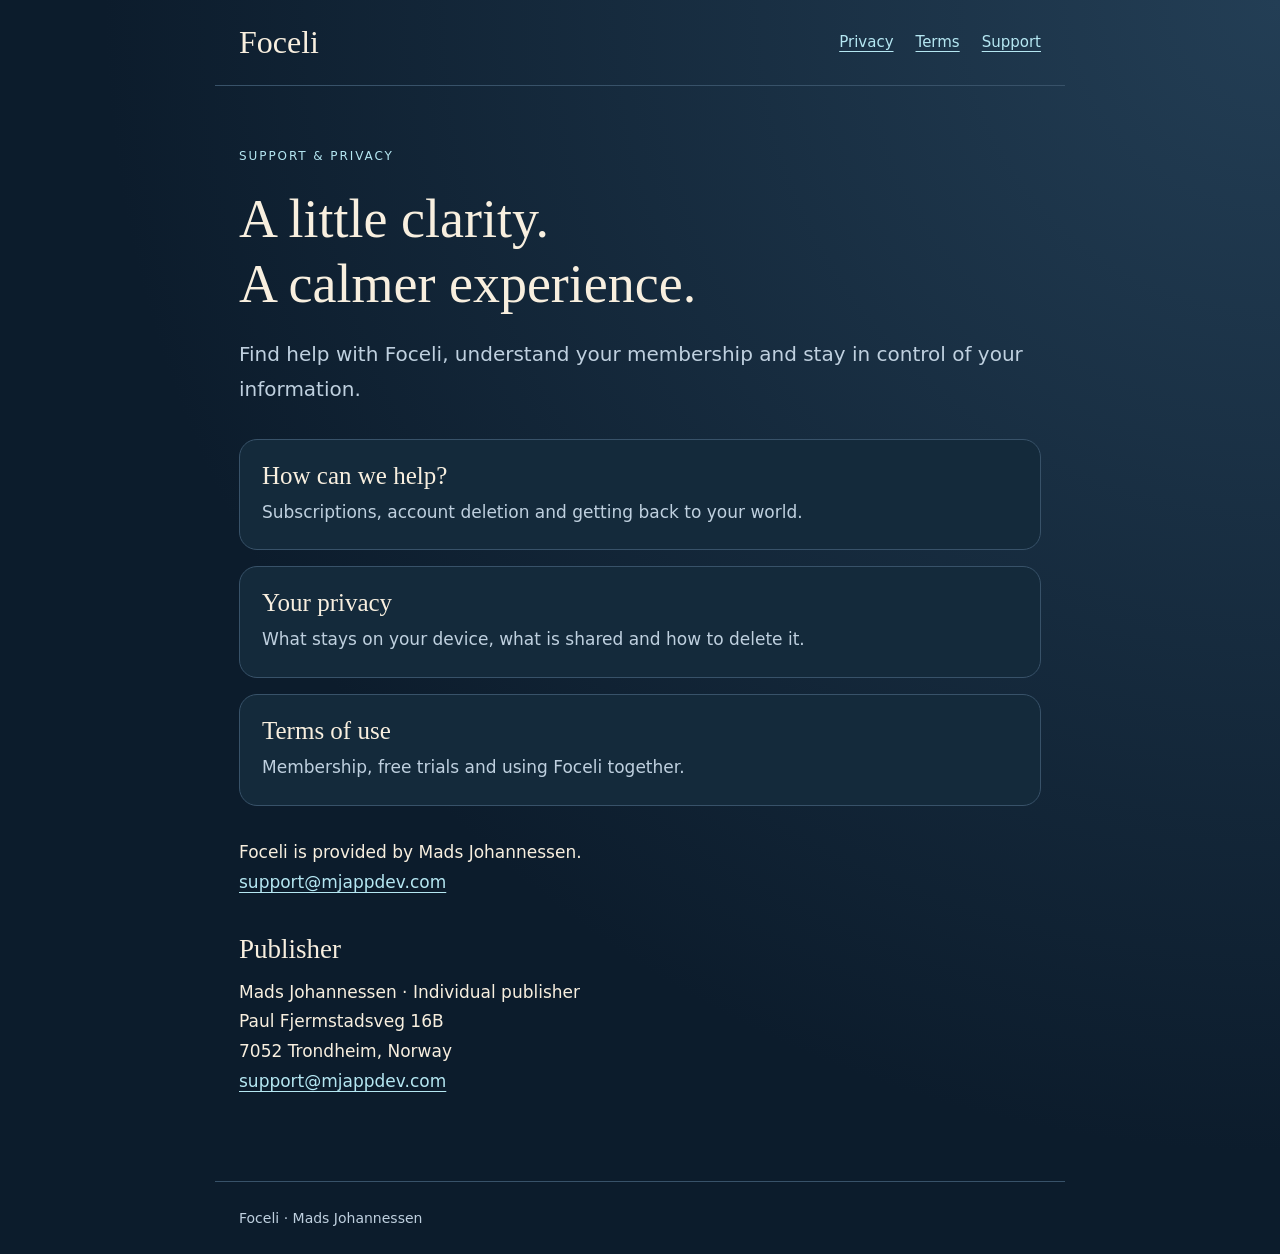
<file: index.html>
<!doctype html><html lang="en"><head><meta charset="utf-8"><meta name="viewport" content="width=device-width,initial-scale=1"><title>Foceli · Support & privacy</title><meta name="description" content="Help, privacy and subscription information for Foceli."><link rel="stylesheet" href="styles.css"></head><body><a class="skip" href="#main">Skip to content</a><header><a class="brand" href="index.html">Foceli</a><nav aria-label="Main navigation"><a href="privacy.html">Privacy</a><a href="terms.html">Terms</a><a href="support.html">Support</a></nav></header><main id="main"><p class="eyebrow">Support & privacy</p><h1>A little clarity.<br>A calmer experience.</h1><p class="lead">Find help with Foceli, understand your membership and stay in control of your information.</p><div class="cards"><a class="card" href="support.html"><strong>How can we help?</strong><span>Subscriptions, account deletion and getting back to your world.</span></a><a class="card" href="privacy.html"><strong>Your privacy</strong><span>What stays on your device, what is shared and how to delete it.</span></a><a class="card" href="terms.html"><strong>Terms of use</strong><span>Membership, free trials and using Foceli together.</span></a></div><p>Foceli is provided by Mads Johannessen.<br><a class="contact" href="mailto:support@mjappdev.com">support@mjappdev.com</a></p><section aria-label="Publisher contact"><h2>Publisher</h2><p>Mads Johannessen · Individual publisher<br>Paul Fjermstadsveg 16B<br>7052 Trondheim, Norway<br><a class="contact" href="mailto:support@mjappdev.com">support@mjappdev.com</a></p></section></main><footer>Foceli · Mads Johannessen</footer></body></html>
</file>
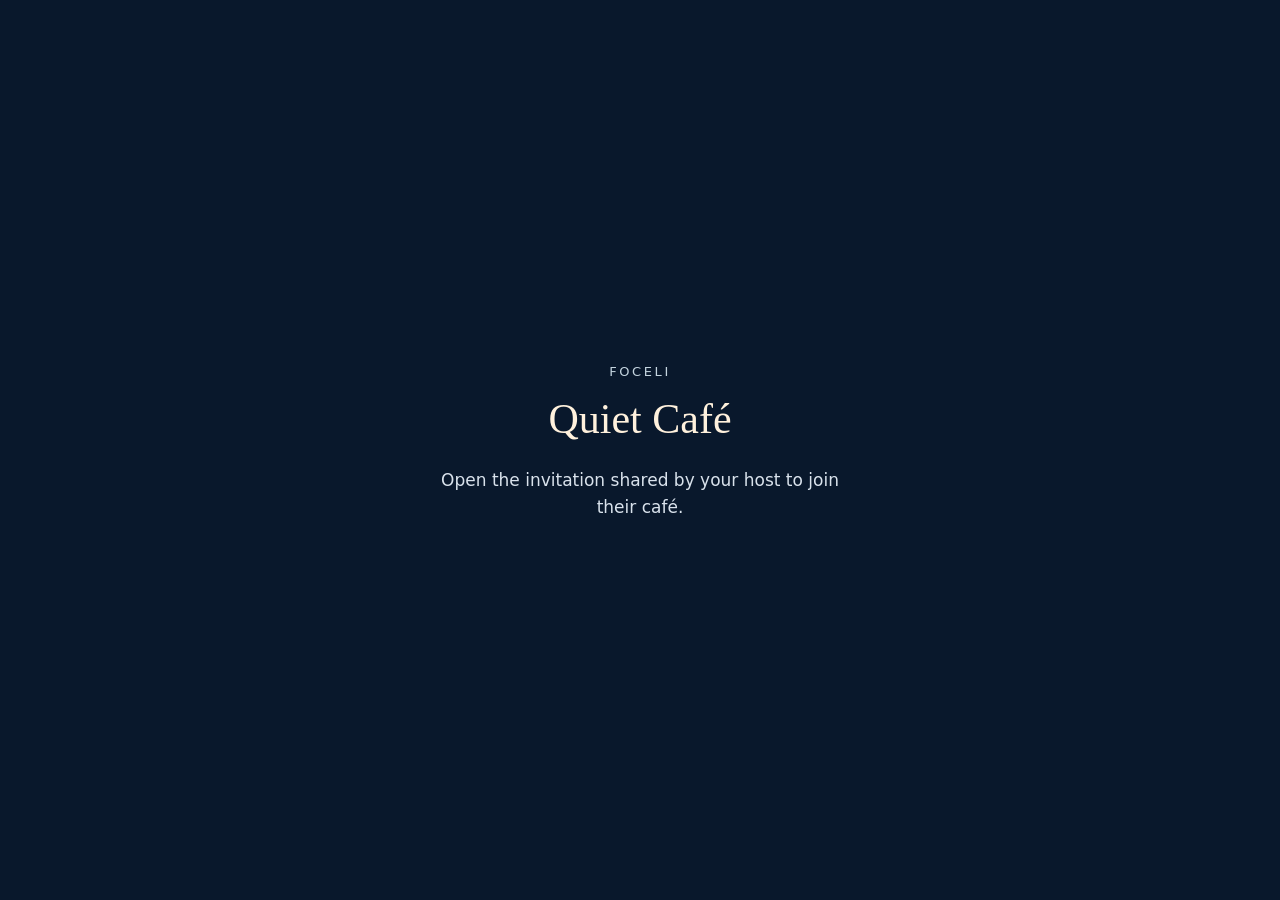
<file: invite/index.html>
<!doctype html>
<html lang="en">
<head>
<meta charset="utf-8">
<meta name="viewport" content="width=device-width,initial-scale=1">
<meta name="referrer" content="no-referrer">
<meta name="robots" content="noindex,nofollow">
<title>Join Quiet Café · Foceli</title>
<style>
:root{color-scheme:dark}*{box-sizing:border-box}body{margin:0;background:#09182c;color:#fff1dd;font:17px/1.6 system-ui,sans-serif;min-height:100svh;display:grid;place-items:center;padding:28px}main{width:100%;max-width:440px;text-align:center}h1{font:42px/1.15 Georgia,serif;margin:12px 0 24px}.brand{letter-spacing:.2em;font-size:13px;color:#c4d4df}p{color:#d9e2ec}.button{display:block;border-radius:28px;padding:15px;background:#bce5f6;color:#112b43;text-decoration:none;font-weight:600;margin:26px 0}.note{font-size:14px;color:#b8cadd}a:focus-visible{outline:3px solid #ebc88c;outline-offset:5px}[hidden]{display:none!important}
</style>
</head>
<body><main><div class="brand">FOCELI</div><h1>Quiet Café</h1>
<section id="invitation" hidden><p>A place for you.<br>Join your friends before the session starts.</p><a id="open" class="button">Open Foceli</a><p class="note">Install Foceli through your TestFlight invitation first, then return here and tap Open Foceli.</p><p class="note">Your host covers this session. Invitations expire after 30 minutes.</p></section>
<p id="invalid">Open the invitation shared by your host to join their café.</p>
<noscript><p>Enable JavaScript to open this invitation.</p></noscript>
</main><script>
(function(){
  // Fragments never reach the web server. No analytics, API calls or clipboard.
  var codes=new URLSearchParams(location.hash.slice(1)).getAll('code');
  if(codes.length!==1||!/^[a-f0-9]{32}$/.test(codes[0]))return;
  document.getElementById('open').href='focusworlds://cafe?invite='+codes[0];
  document.getElementById('invitation').hidden=false;
  document.getElementById('invalid').hidden=true;
})();
</script></body></html>
</file>
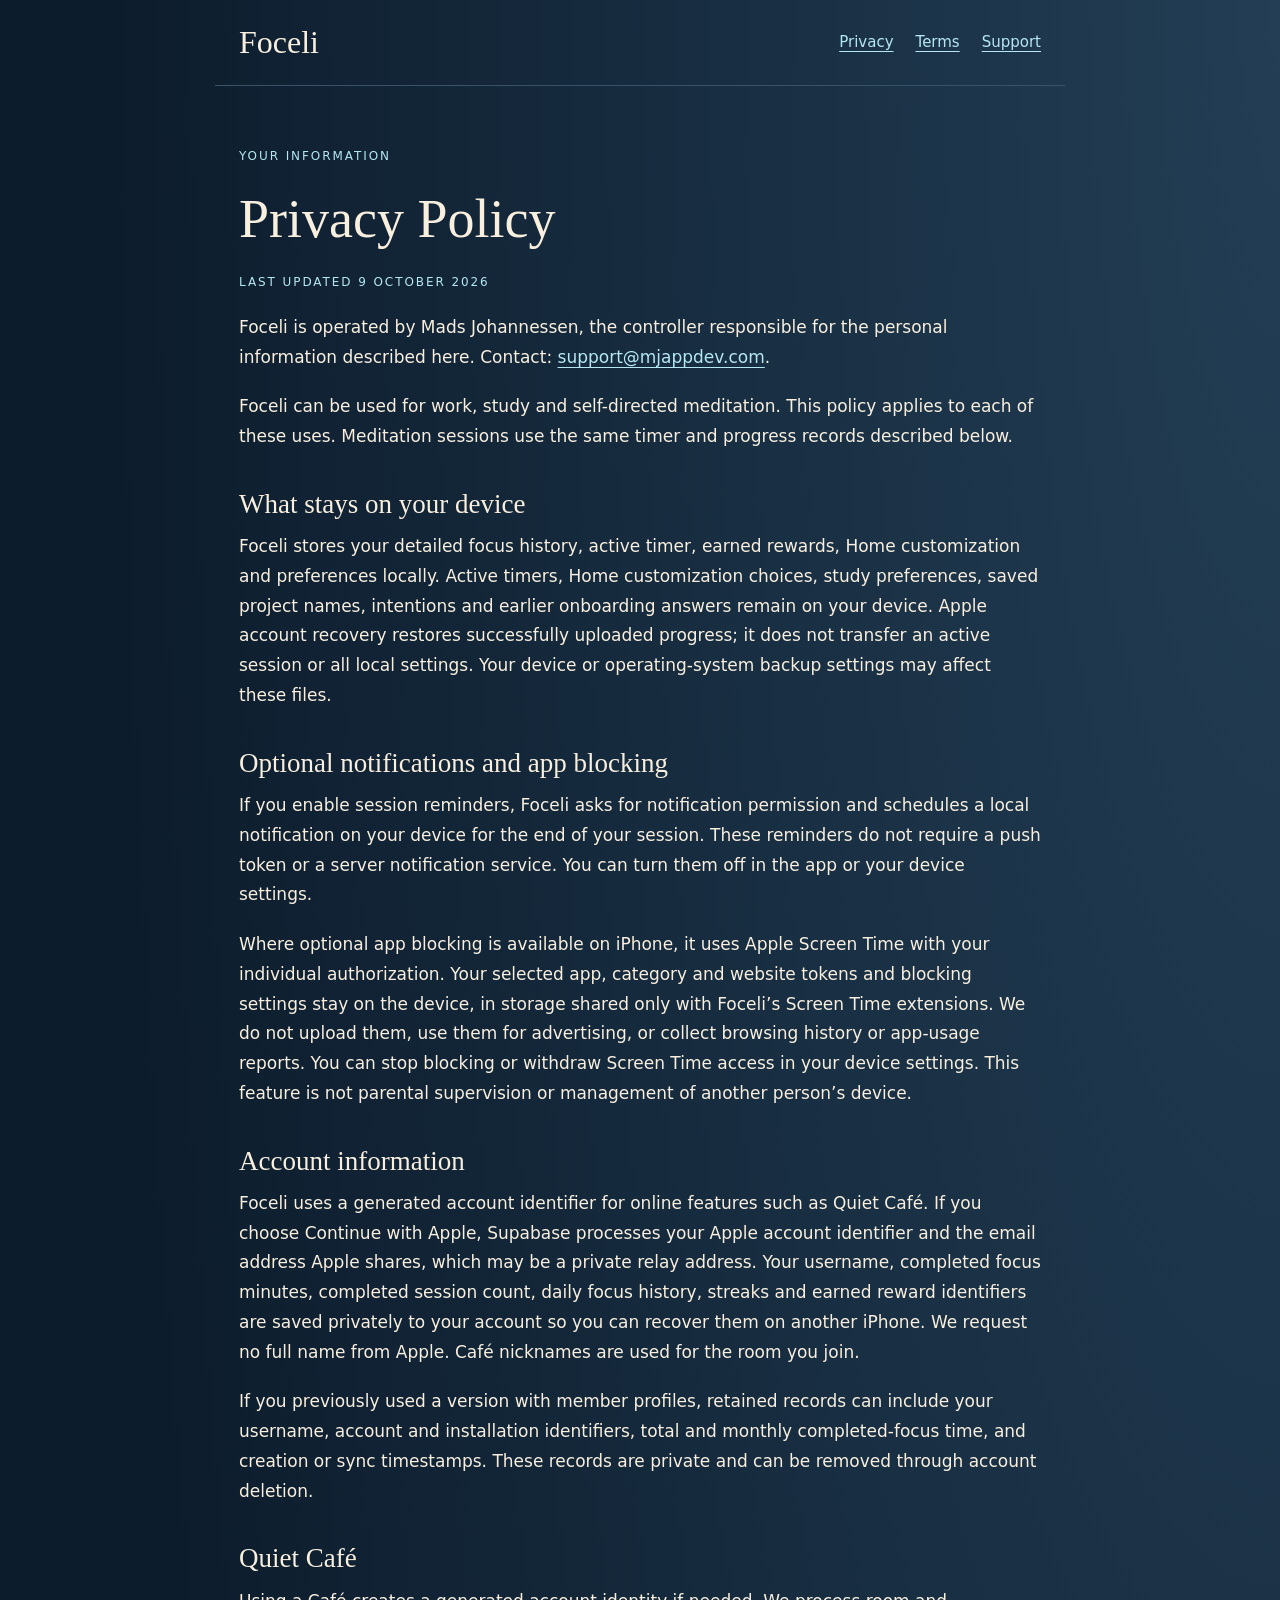
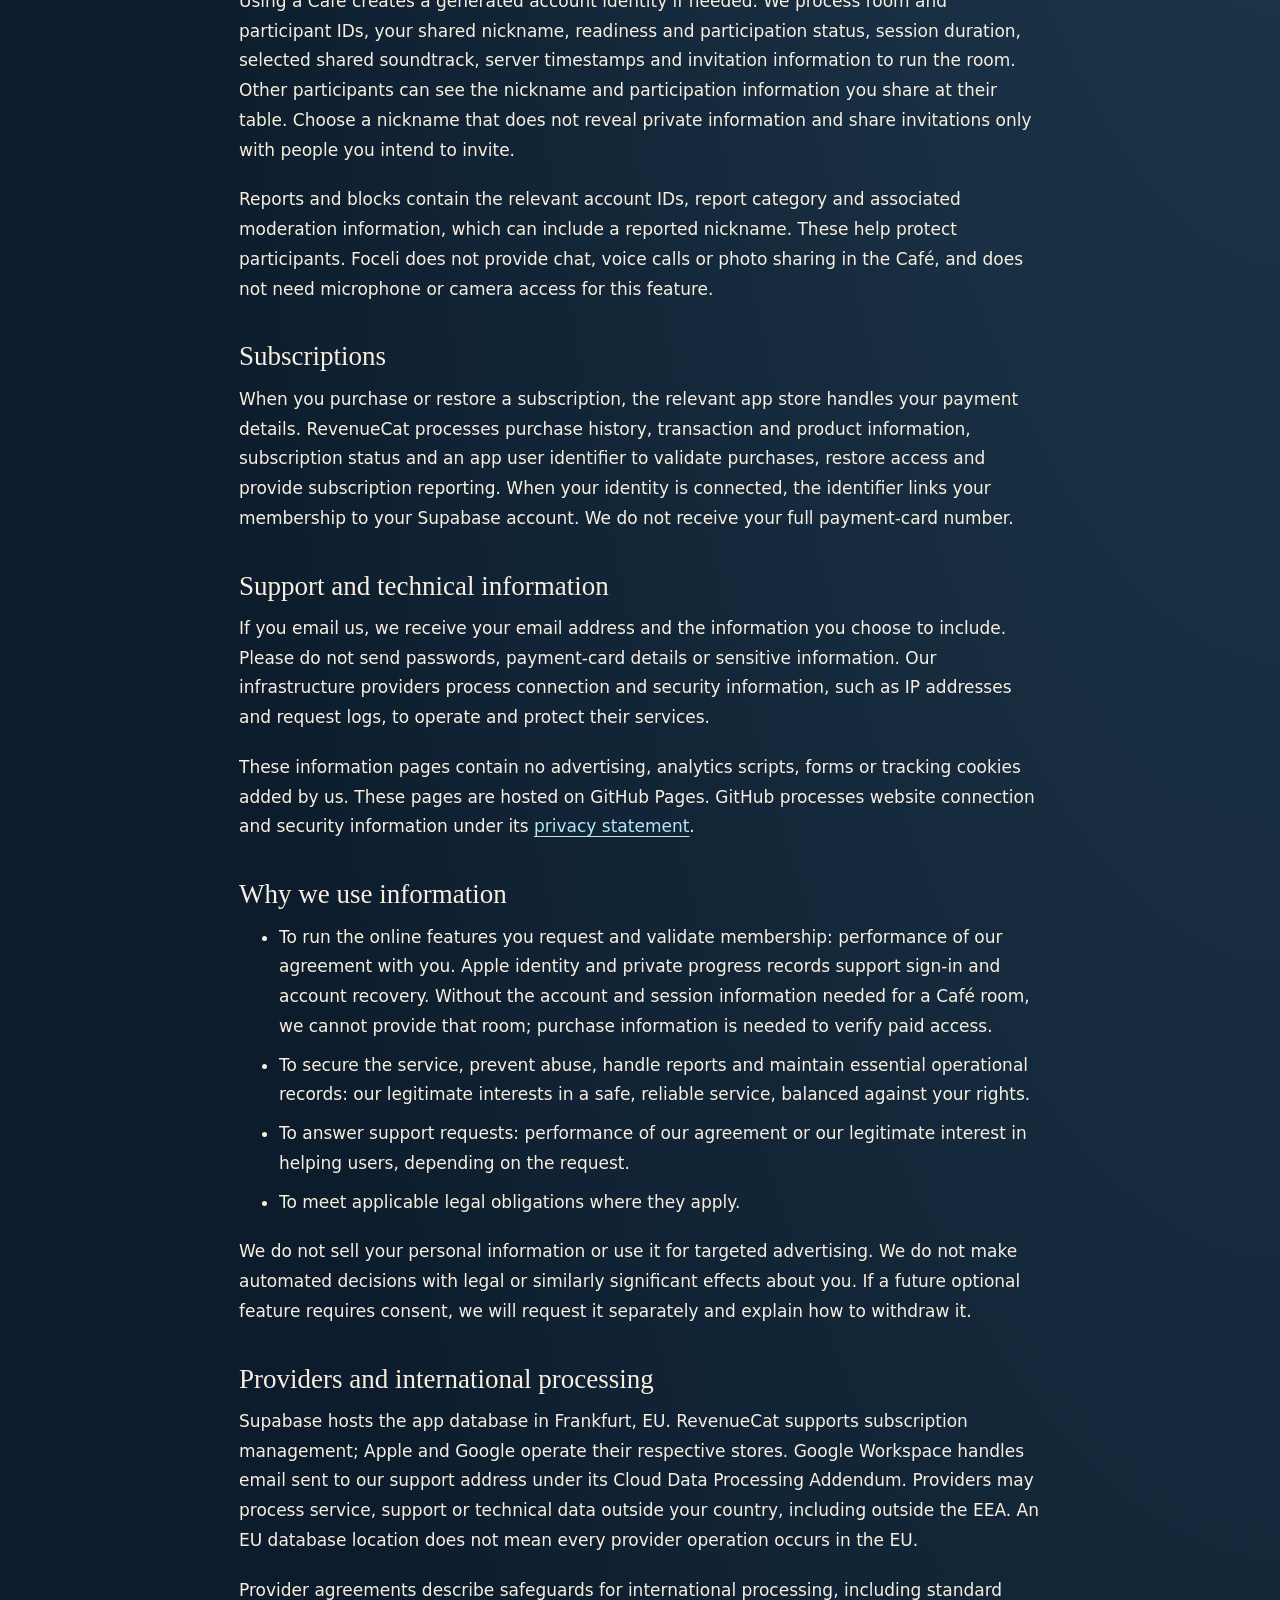
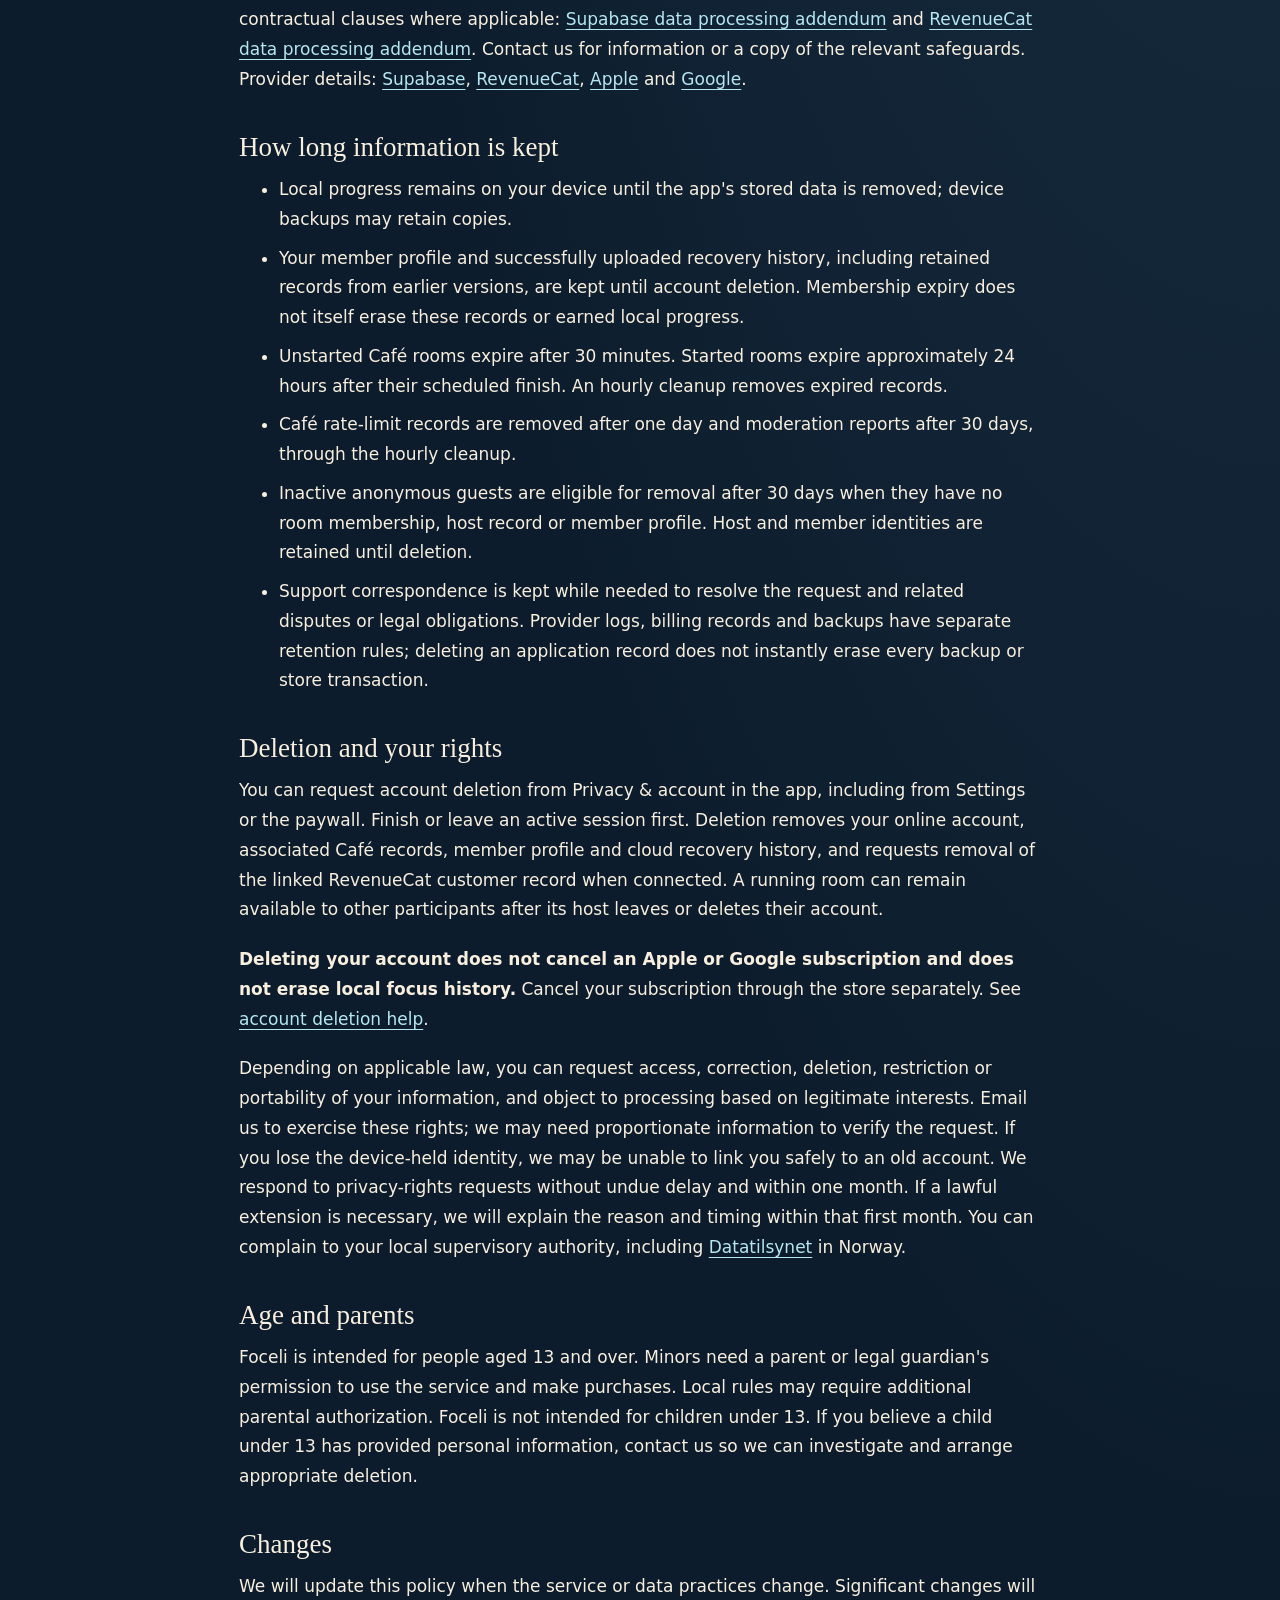
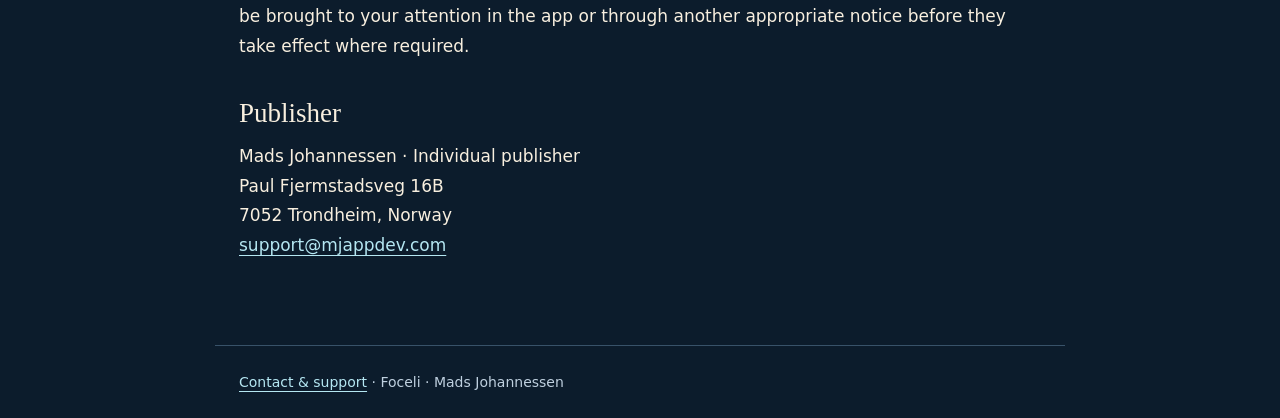
<file: privacy.html>
<!doctype html><html lang="en"><head><meta charset="utf-8"><meta name="viewport" content="width=device-width,initial-scale=1"><title>Privacy Policy · Foceli</title><link rel="stylesheet" href="styles.css"></head><body><a class="skip" href="#main">Skip to content</a><header><a class="brand" href="index.html">Foceli</a><nav aria-label="Main navigation"><a href="privacy.html" aria-current="page">Privacy</a><a href="terms.html">Terms</a><a href="support.html">Support</a></nav></header><main id="main"><p class="eyebrow">Your information</p><h1>Privacy Policy</h1><p class="eyebrow">Last updated 9 October 2026</p><p>Foceli is operated by Mads Johannessen, the controller responsible for the personal information described here. Contact: <a class="contact" href="mailto:support@mjappdev.com">support@mjappdev.com</a>.</p><p>Foceli can be used for work, study and self-directed meditation. This policy applies to each of these uses. Meditation sessions use the same timer and progress records described below.</p><h2>What stays on your device</h2><p>Foceli stores your detailed focus history, active timer, earned rewards, Home customization and preferences locally. Active timers, Home customization choices, study preferences, saved project names, intentions and earlier onboarding answers remain on your device. Apple account recovery restores successfully uploaded progress; it does not transfer an active session or all local settings. Your device or operating-system backup settings may affect these files.</p><h2>Optional notifications and app blocking</h2><p>If you enable session reminders, Foceli asks for notification permission and schedules a local notification on your device for the end of your session. These reminders do not require a push token or a server notification service. You can turn them off in the app or your device settings.</p><p>Where optional app blocking is available on iPhone, it uses Apple Screen Time with your individual authorization. Your selected app, category and website tokens and blocking settings stay on the device, in storage shared only with Foceli’s Screen Time extensions. We do not upload them, use them for advertising, or collect browsing history or app-usage reports. You can stop blocking or withdraw Screen Time access in your device settings. This feature is not parental supervision or management of another person’s device.</p><h2>Account information</h2><p>Foceli uses a generated account identifier for online features such as Quiet Café. If you choose Continue with Apple, Supabase processes your Apple account identifier and the email address Apple shares, which may be a private relay address. Your username, completed focus minutes, completed session count, daily focus history, streaks and earned reward identifiers are saved privately to your account so you can recover them on another iPhone. We request no full name from Apple. Café nicknames are used for the room you join.</p><p>If you previously used a version with member profiles, retained records can include your username, account and installation identifiers, total and monthly completed-focus time, and creation or sync timestamps. These records are private and can be removed through account deletion.</p><h2>Quiet Café</h2><p>Using a Café creates a generated account identity if needed. We process room and participant IDs, your shared nickname, readiness and participation status, session duration, selected shared soundtrack, server timestamps and invitation information to run the room. Other participants can see the nickname and participation information you share at their table. Choose a nickname that does not reveal private information and share invitations only with people you intend to invite.</p><p>Reports and blocks contain the relevant account IDs, report category and associated moderation information, which can include a reported nickname. These help protect participants. Foceli does not provide chat, voice calls or photo sharing in the Café, and does not need microphone or camera access for this feature.</p><h2>Subscriptions</h2><p>When you purchase or restore a subscription, the relevant app store handles your payment details. RevenueCat processes purchase history, transaction and product information, subscription status and an app user identifier to validate purchases, restore access and provide subscription reporting. When your identity is connected, the identifier links your membership to your Supabase account. We do not receive your full payment-card number.</p><h2>Support and technical information</h2><p>If you email us, we receive your email address and the information you choose to include. Please do not send passwords, payment-card details or sensitive information. Our infrastructure providers process connection and security information, such as IP addresses and request logs, to operate and protect their services.</p><p>These information pages contain no advertising, analytics scripts, forms or tracking cookies added by us. These pages are hosted on GitHub Pages. GitHub processes website connection and security information under its <a href="https://docs.github.com/en/site-policy/privacy-policies/github-general-privacy-statement">privacy statement</a>.</p><h2>Why we use information</h2><ul><li>To run the online features you request and validate membership: performance of our agreement with you. Apple identity and private progress records support sign-in and account recovery. Without the account and session information needed for a Café room, we cannot provide that room; purchase information is needed to verify paid access.</li><li>To secure the service, prevent abuse, handle reports and maintain essential operational records: our legitimate interests in a safe, reliable service, balanced against your rights.</li><li>To answer support requests: performance of our agreement or our legitimate interest in helping users, depending on the request.</li><li>To meet applicable legal obligations where they apply.</li></ul><p>We do not sell your personal information or use it for targeted advertising. We do not make automated decisions with legal or similarly significant effects about you. If a future optional feature requires consent, we will request it separately and explain how to withdraw it.</p><h2>Providers and international processing</h2><p>Supabase hosts the app database in Frankfurt, EU. RevenueCat supports subscription management; Apple and Google operate their respective stores. Google Workspace handles email sent to our support address under its Cloud Data Processing Addendum. Providers may process service, support or technical data outside your country, including outside the EEA. An EU database location does not mean every provider operation occurs in the EU.</p><p>Provider agreements describe safeguards for international processing, including standard contractual clauses where applicable: <a href="https://supabase.com/legal/customer-resources/data-processing-addendum">Supabase data processing addendum</a> and <a href="https://www.revenuecat.com/dpa">RevenueCat data processing addendum</a>. Contact us for information or a copy of the relevant safeguards. Provider details: <a href="https://supabase.com/privacy">Supabase</a>, <a href="https://www.revenuecat.com/privacy">RevenueCat</a>, <a href="https://www.apple.com/legal/privacy/">Apple</a> and <a href="https://policies.google.com/privacy">Google</a>.</p><h2>How long information is kept</h2><ul><li>Local progress remains on your device until the app's stored data is removed; device backups may retain copies.</li><li>Your member profile and successfully uploaded recovery history, including retained records from earlier versions, are kept until account deletion. Membership expiry does not itself erase these records or earned local progress.</li><li>Unstarted Café rooms expire after 30 minutes. Started rooms expire approximately 24 hours after their scheduled finish. An hourly cleanup removes expired records.</li><li>Café rate-limit records are removed after one day and moderation reports after 30 days, through the hourly cleanup.</li><li>Inactive anonymous guests are eligible for removal after 30 days when they have no room membership, host record or member profile. Host and member identities are retained until deletion.</li><li>Support correspondence is kept while needed to resolve the request and related disputes or legal obligations. Provider logs, billing records and backups have separate retention rules; deleting an application record does not instantly erase every backup or store transaction.</li></ul><h2>Deletion and your rights</h2><p>You can request account deletion from Privacy & account in the app, including from Settings or the paywall. Finish or leave an active session first. Deletion removes your online account, associated Café records, member profile and cloud recovery history, and requests removal of the linked RevenueCat customer record when connected. A running room can remain available to other participants after its host leaves or deletes their account.</p><p><strong>Deleting your account does not cancel an Apple or Google subscription and does not erase local focus history.</strong> Cancel your subscription through the store separately. See <a href="support.html#deletion">account deletion help</a>.</p><p>Depending on applicable law, you can request access, correction, deletion, restriction or portability of your information, and object to processing based on legitimate interests. Email us to exercise these rights; we may need proportionate information to verify the request. If you lose the device-held identity, we may be unable to link you safely to an old account. We respond to privacy-rights requests without undue delay and within one month. If a lawful extension is necessary, we will explain the reason and timing within that first month. You can complain to your local supervisory authority, including <a href="https://www.datatilsynet.no/">Datatilsynet</a> in Norway.</p><h2>Age and parents</h2><p>Foceli is intended for people aged 13 and over. Minors need a parent or legal guardian's permission to use the service and make purchases. Local rules may require additional parental authorization. Foceli is not intended for children under 13. If you believe a child under 13 has provided personal information, contact us so we can investigate and arrange appropriate deletion.</p><h2>Changes</h2><p>We will update this policy when the service or data practices change. Significant changes will be brought to your attention in the app or through another appropriate notice before they take effect where required.</p><section aria-label="Publisher contact"><h2>Publisher</h2><p>Mads Johannessen · Individual publisher<br>Paul Fjermstadsveg 16B<br>7052 Trondheim, Norway<br><a class="contact" href="mailto:support@mjappdev.com">support@mjappdev.com</a></p></section></main><footer><a href="support.html">Contact & support</a> · Foceli · Mads Johannessen</footer></body></html>
</file>
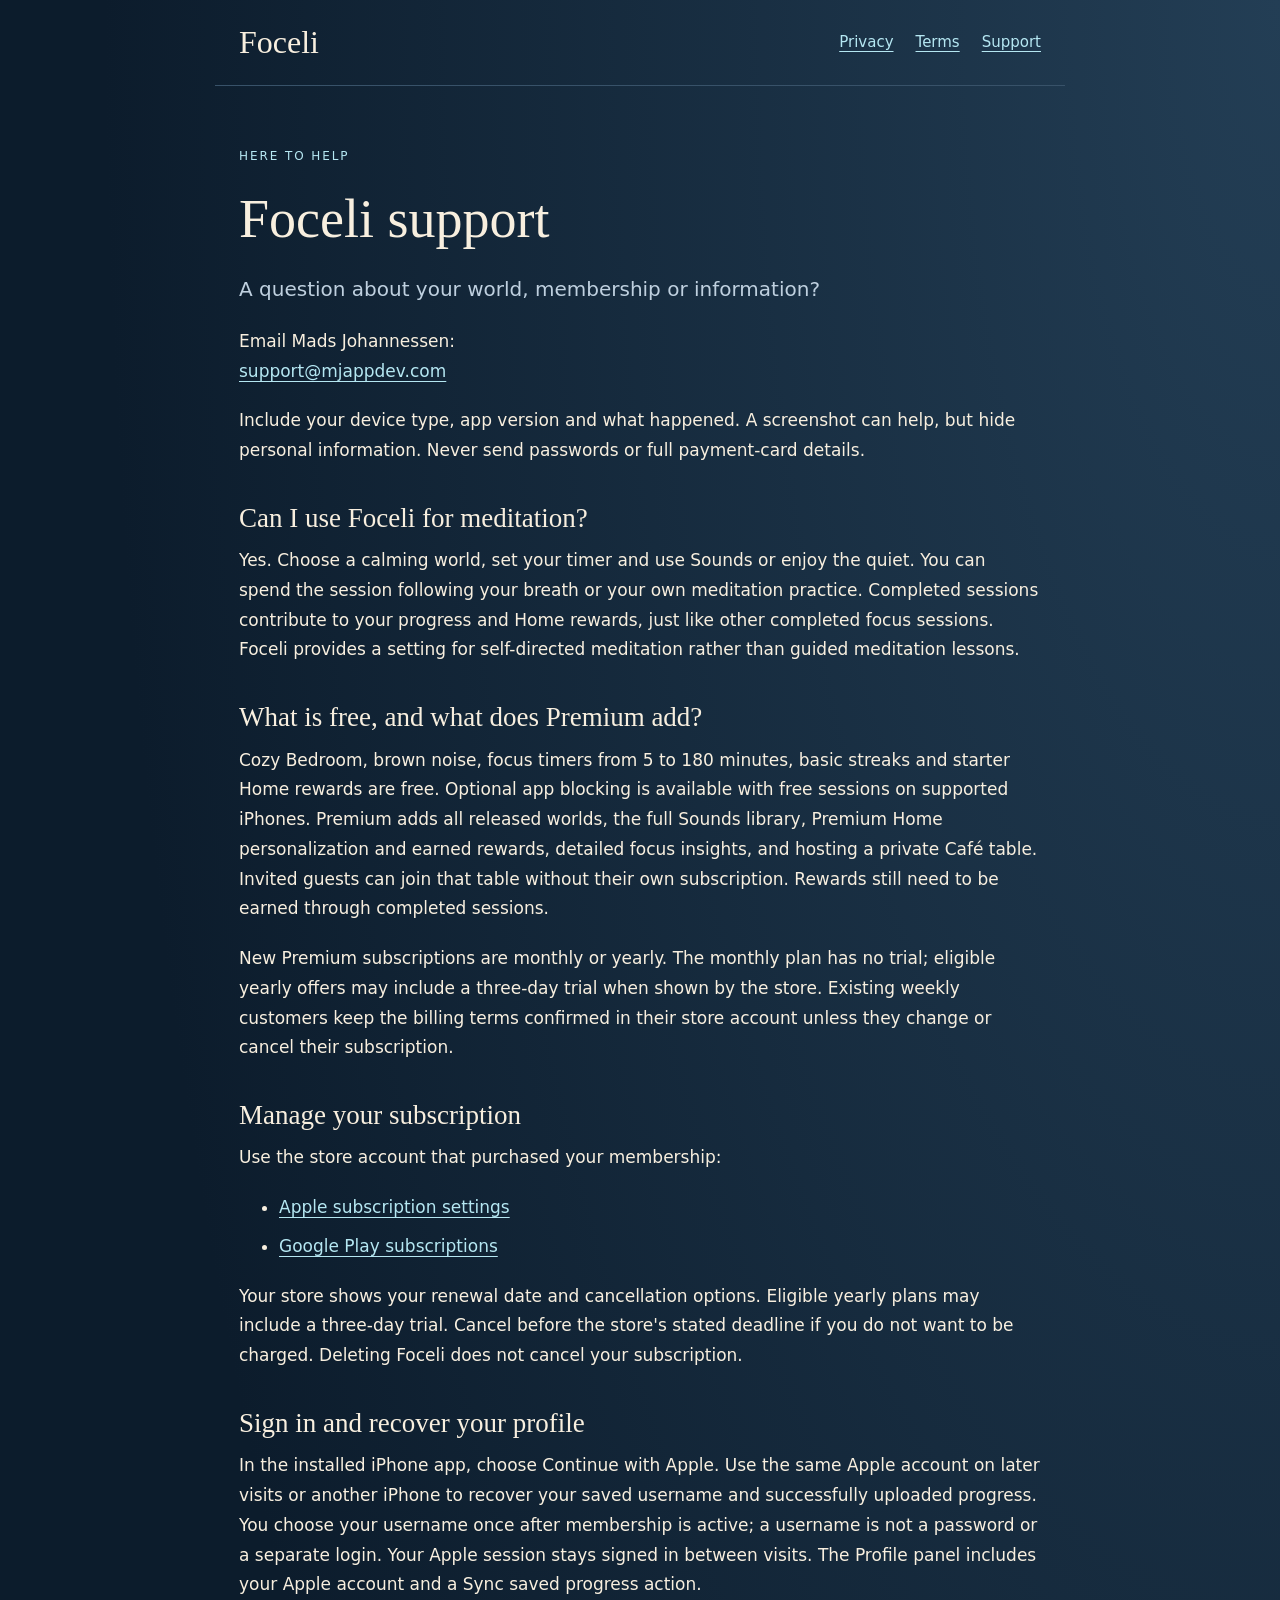
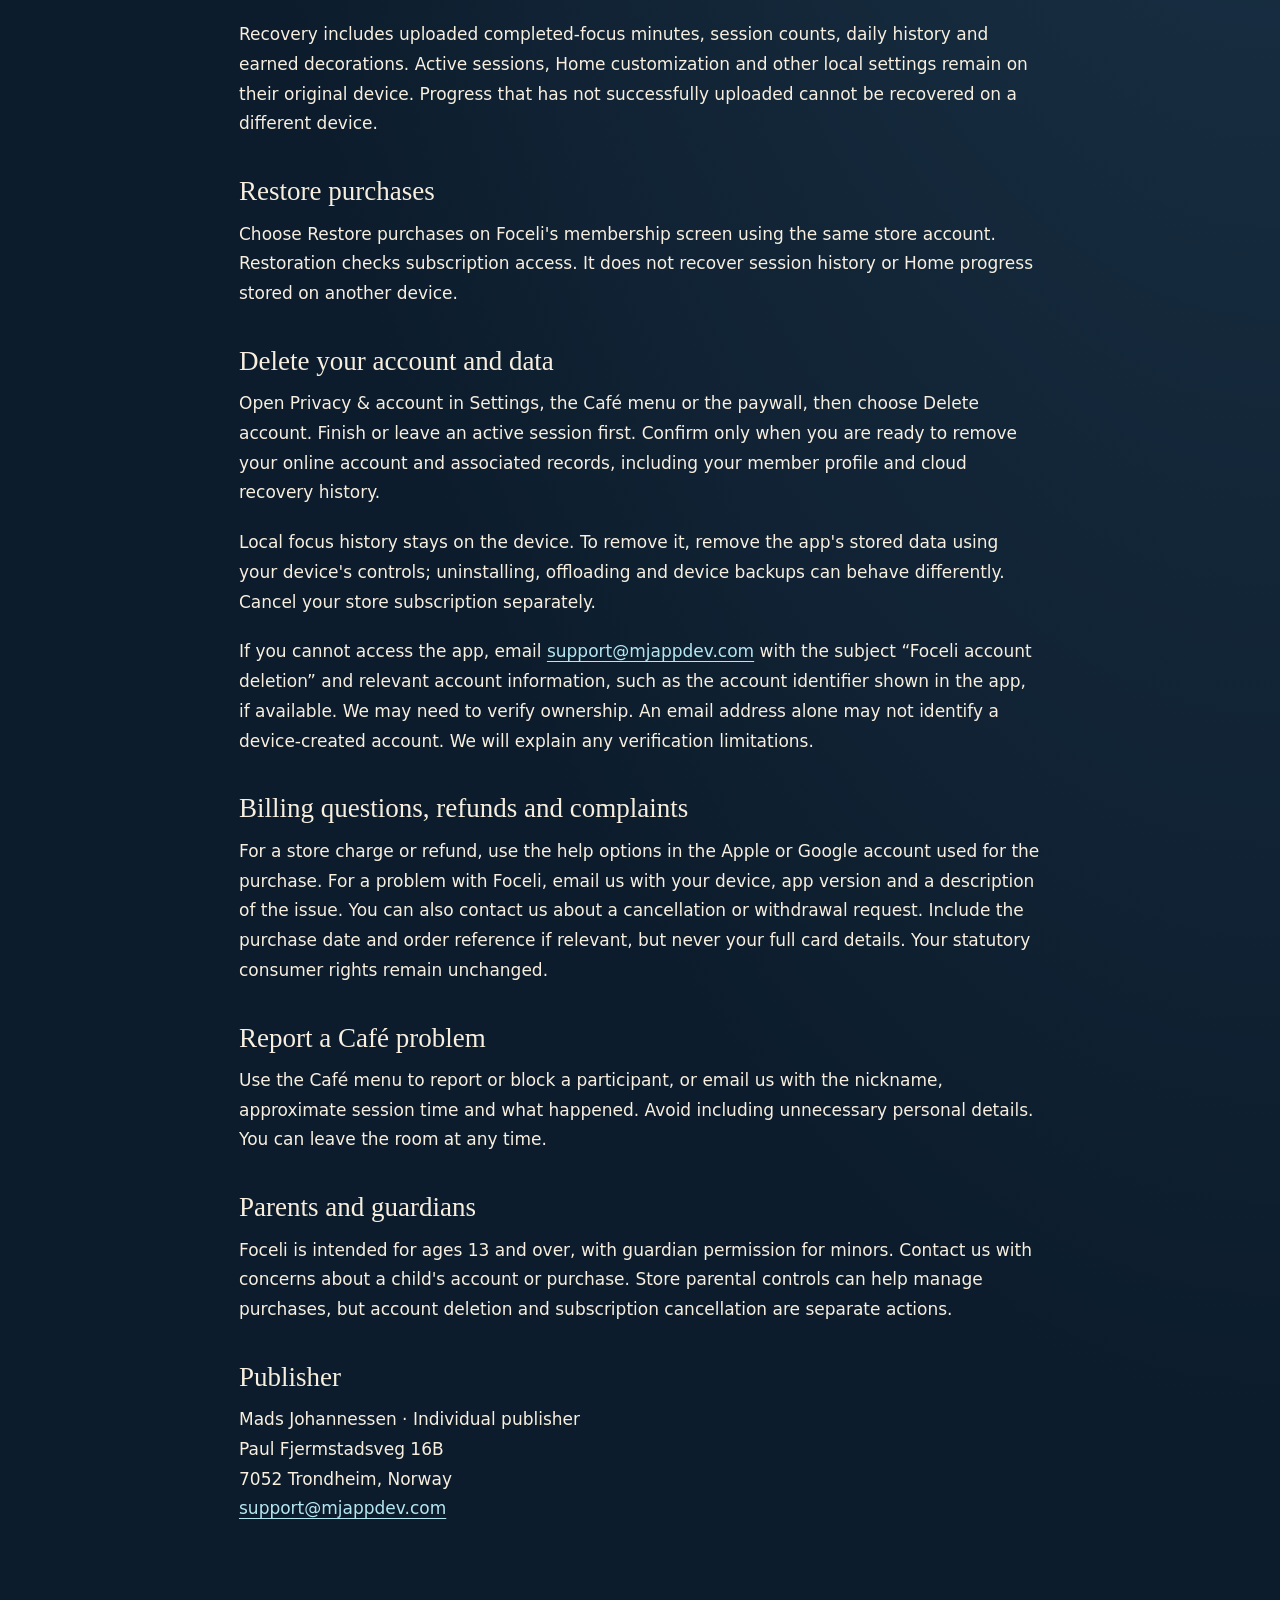
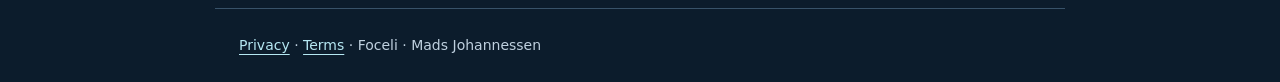
<file: support.html>
<!doctype html><html lang="en"><head><meta charset="utf-8"><meta name="viewport" content="width=device-width,initial-scale=1"><title>Support · Foceli</title><link rel="stylesheet" href="styles.css"></head><body><a class="skip" href="#main">Skip to content</a><header><a class="brand" href="index.html">Foceli</a><nav aria-label="Main navigation"><a href="privacy.html">Privacy</a><a href="terms.html">Terms</a><a href="support.html" aria-current="page">Support</a></nav></header><main id="main"><p class="eyebrow">Here to help</p><h1>Foceli support</h1><p class="lead">A question about your world, membership or information?</p><p>Email Mads Johannessen:<br><a class="contact" href="mailto:support@mjappdev.com">support@mjappdev.com</a></p><p>Include your device type, app version and what happened. A screenshot can help, but hide personal information. Never send passwords or full payment-card details.</p><h2>Can I use Foceli for meditation?</h2><p>Yes. Choose a calming world, set your timer and use Sounds or enjoy the quiet. You can spend the session following your breath or your own meditation practice. Completed sessions contribute to your progress and Home rewards, just like other completed focus sessions. Foceli provides a setting for self-directed meditation rather than guided meditation lessons.</p><h2>What is free, and what does Premium add?</h2><p>Cozy Bedroom, brown noise, focus timers from 5 to 180 minutes, basic streaks and starter Home rewards are free. Optional app blocking is available with free sessions on supported iPhones. Premium adds all released worlds, the full Sounds library, Premium Home personalization and earned rewards, detailed focus insights, and hosting a private Café table. Invited guests can join that table without their own subscription. Rewards still need to be earned through completed sessions.</p><p>New Premium subscriptions are monthly or yearly. The monthly plan has no trial; eligible yearly offers may include a three-day trial when shown by the store. Existing weekly customers keep the billing terms confirmed in their store account unless they change or cancel their subscription.</p><h2>Manage your subscription</h2><p>Use the store account that purchased your membership:</p><ul><li><a href="https://apps.apple.com/account/subscriptions/">Apple subscription settings</a></li><li><a href="https://play.google.com/store/account/subscriptions">Google Play subscriptions</a></li></ul><p>Your store shows your renewal date and cancellation options. Eligible yearly plans may include a three-day trial. Cancel before the store's stated deadline if you do not want to be charged. Deleting Foceli does not cancel your subscription.</p><h2>Sign in and recover your profile</h2><p>In the installed iPhone app, choose Continue with Apple. Use the same Apple account on later visits or another iPhone to recover your saved username and successfully uploaded progress. You choose your username once after membership is active; a username is not a password or a separate login. Your Apple session stays signed in between visits. The Profile panel includes your Apple account and a Sync saved progress action.</p><p>Recovery includes uploaded completed-focus minutes, session counts, daily history and earned decorations. Active sessions, Home customization and other local settings remain on their original device. Progress that has not successfully uploaded cannot be recovered on a different device.</p><h2>Restore purchases</h2><p>Choose Restore purchases on Foceli's membership screen using the same store account. Restoration checks subscription access. It does not recover session history or Home progress stored on another device.</p><h2 id="deletion">Delete your account and data</h2><p>Open Privacy & account in Settings, the Café menu or the paywall, then choose Delete account. Finish or leave an active session first. Confirm only when you are ready to remove your online account and associated records, including your member profile and cloud recovery history.</p><p>Local focus history stays on the device. To remove it, remove the app's stored data using your device's controls; uninstalling, offloading and device backups can behave differently. Cancel your store subscription separately.</p><p>If you cannot access the app, email <a class="contact" href="mailto:support@mjappdev.com?subject=Foceli%20account%20deletion">support@mjappdev.com</a> with the subject “Foceli account deletion” and relevant account information, such as the account identifier shown in the app, if available. We may need to verify ownership. An email address alone may not identify a device-created account. We will explain any verification limitations.</p><h2>Billing questions, refunds and complaints</h2><p>For a store charge or refund, use the help options in the Apple or Google account used for the purchase. For a problem with Foceli, email us with your device, app version and a description of the issue. You can also contact us about a cancellation or withdrawal request. Include the purchase date and order reference if relevant, but never your full card details. Your statutory consumer rights remain unchanged.</p><h2>Report a Café problem</h2><p>Use the Café menu to report or block a participant, or email us with the nickname, approximate session time and what happened. Avoid including unnecessary personal details. You can leave the room at any time.</p><h2>Parents and guardians</h2><p>Foceli is intended for ages 13 and over, with guardian permission for minors. Contact us with concerns about a child's account or purchase. Store parental controls can help manage purchases, but account deletion and subscription cancellation are separate actions.</p><section aria-label="Publisher contact"><h2>Publisher</h2><p>Mads Johannessen · Individual publisher<br>Paul Fjermstadsveg 16B<br>7052 Trondheim, Norway<br><a class="contact" href="mailto:support@mjappdev.com">support@mjappdev.com</a></p></section></main><footer><a href="privacy.html">Privacy</a> · <a href="terms.html">Terms</a> · Foceli · Mads Johannessen</footer></body></html>
</file>
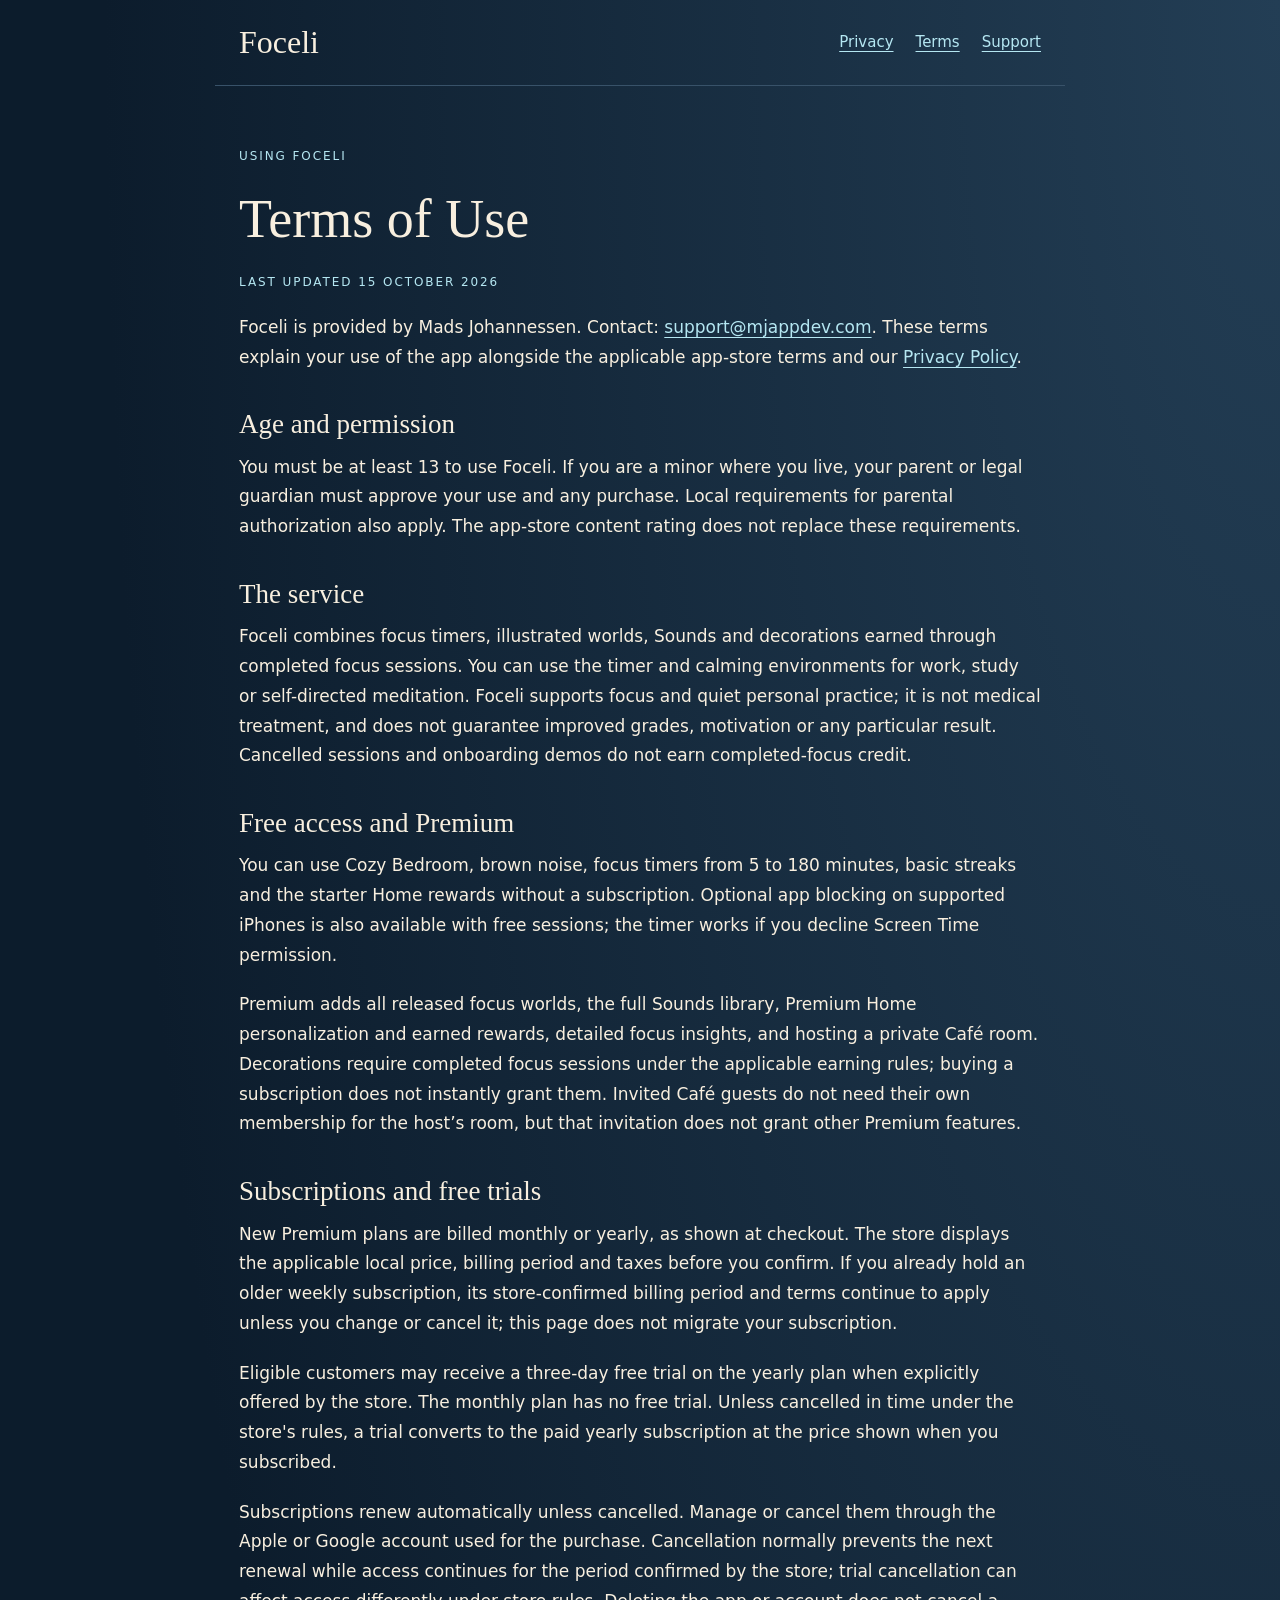
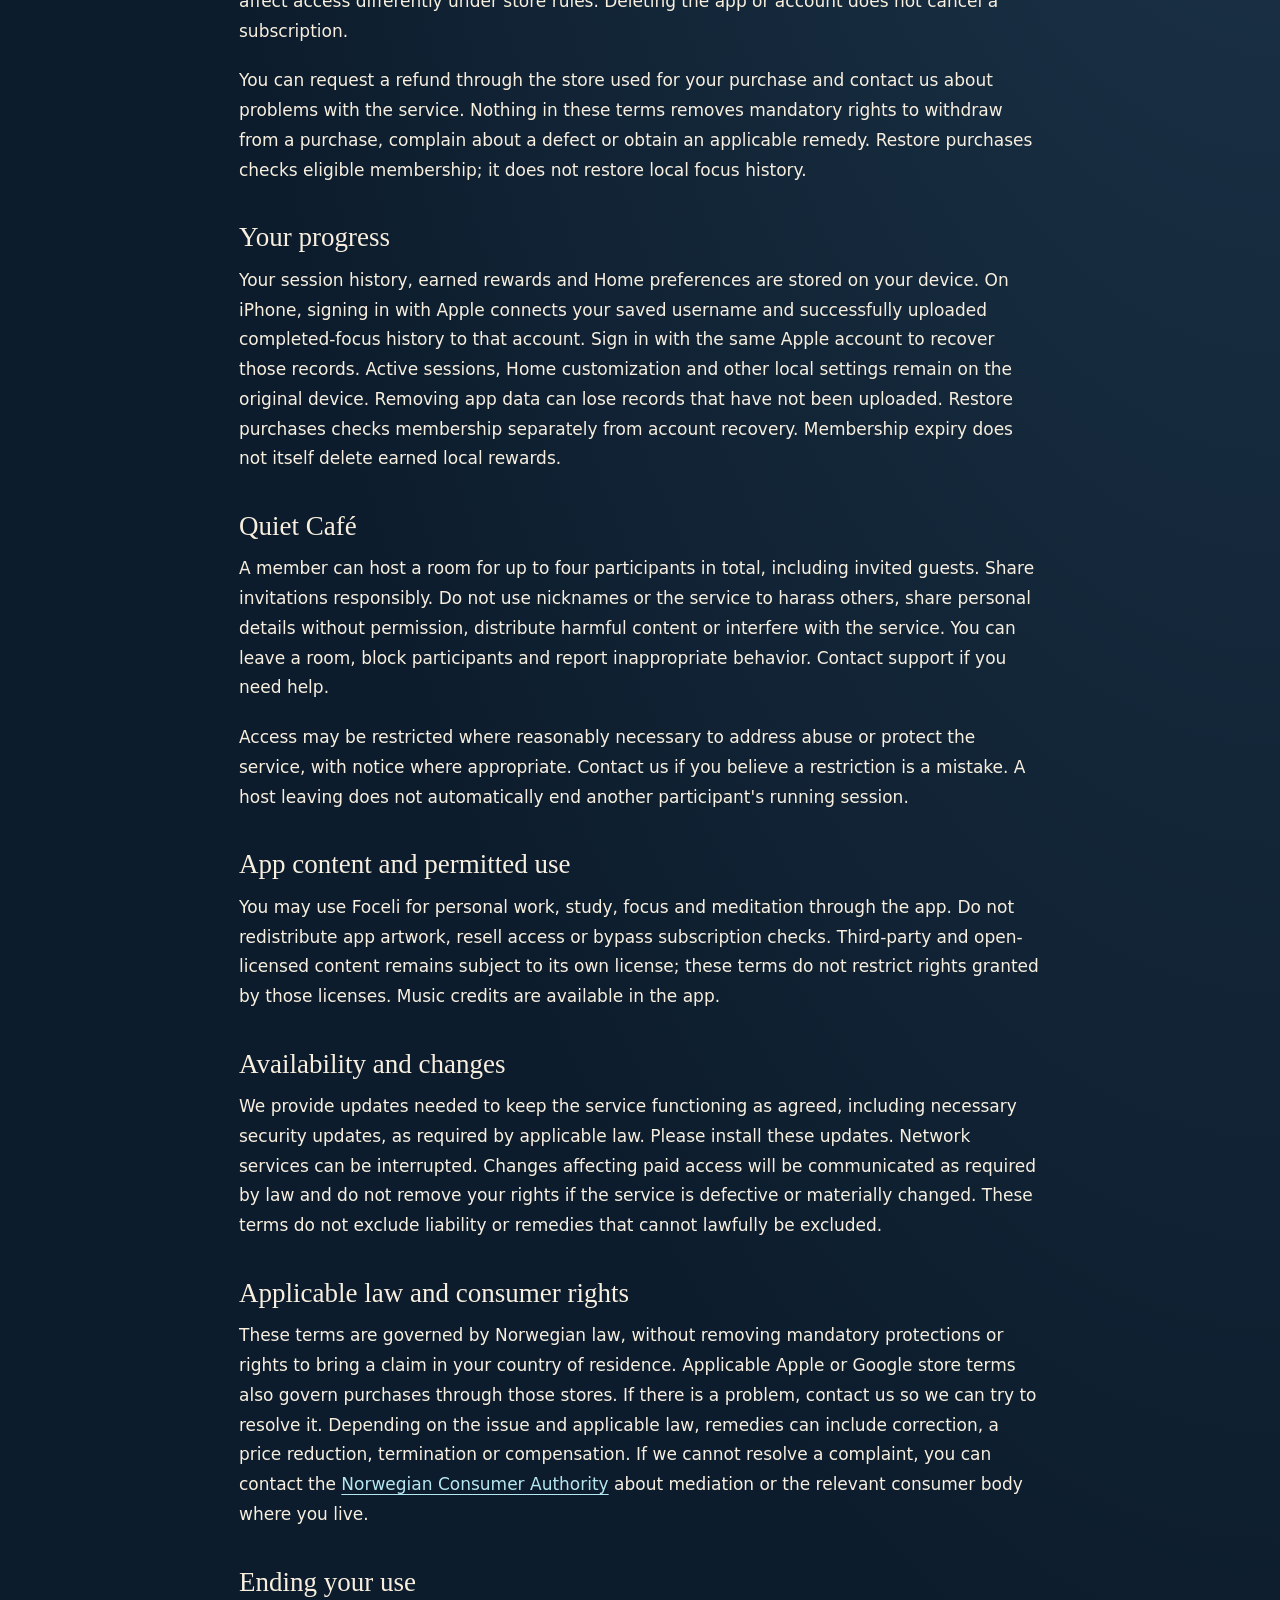
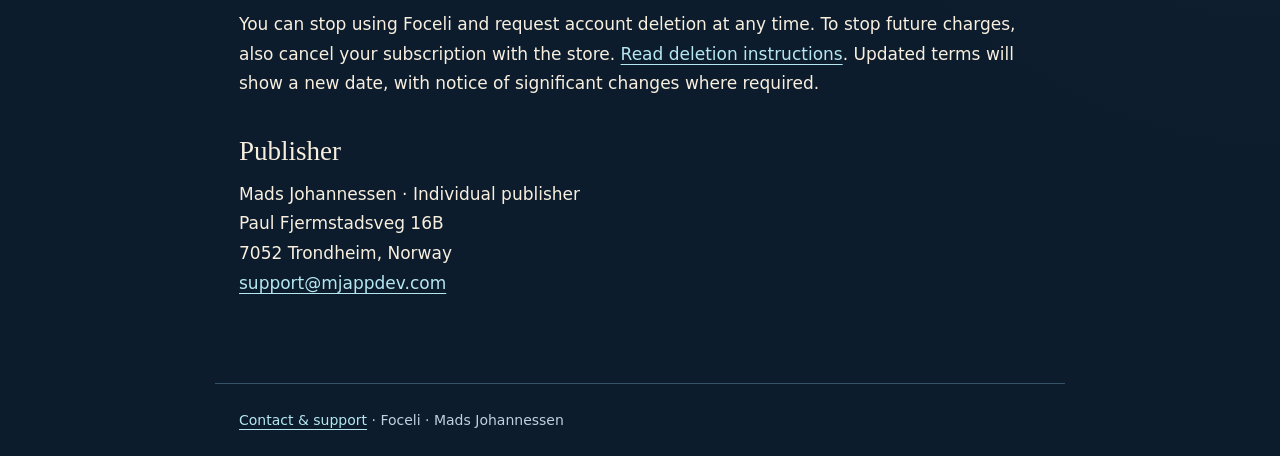
<file: terms.html>
<!doctype html><html lang="en"><head><meta charset="utf-8"><meta name="viewport" content="width=device-width,initial-scale=1"><title>Terms of Use · Foceli</title><link rel="stylesheet" href="styles.css"></head><body><a class="skip" href="#main">Skip to content</a><header><a class="brand" href="index.html">Foceli</a><nav aria-label="Main navigation"><a href="privacy.html">Privacy</a><a href="terms.html" aria-current="page">Terms</a><a href="support.html">Support</a></nav></header><main id="main"><p class="eyebrow">Using Foceli</p><h1>Terms of Use</h1><p class="eyebrow">Last updated 15 October 2026</p><p>Foceli is provided by Mads Johannessen. Contact: <a class="contact" href="mailto:support@mjappdev.com">support@mjappdev.com</a>. These terms explain your use of the app alongside the applicable app-store terms and our <a href="privacy.html">Privacy Policy</a>.</p><h2>Age and permission</h2><p>You must be at least 13 to use Foceli. If you are a minor where you live, your parent or legal guardian must approve your use and any purchase. Local requirements for parental authorization also apply. The app-store content rating does not replace these requirements.</p><h2>The service</h2><p>Foceli combines focus timers, illustrated worlds, Sounds and decorations earned through completed focus sessions. You can use the timer and calming environments for work, study or self-directed meditation. Foceli supports focus and quiet personal practice; it is not medical treatment, and does not guarantee improved grades, motivation or any particular result. Cancelled sessions and onboarding demos do not earn completed-focus credit.</p><h2>Free access and Premium</h2><p>You can use Cozy Bedroom, brown noise, focus timers from 5 to 180 minutes, basic streaks and the starter Home rewards without a subscription. Optional app blocking on supported iPhones is also available with free sessions; the timer works if you decline Screen Time permission.</p><p>Premium adds all released focus worlds, the full Sounds library, Premium Home personalization and earned rewards, detailed focus insights, and hosting a private Café room. Decorations require completed focus sessions under the applicable earning rules; buying a subscription does not instantly grant them. Invited Café guests do not need their own membership for the host’s room, but that invitation does not grant other Premium features.</p><h2>Subscriptions and free trials</h2><p>New Premium plans are billed monthly or yearly, as shown at checkout. The store displays the applicable local price, billing period and taxes before you confirm. If you already hold an older weekly subscription, its store-confirmed billing period and terms continue to apply unless you change or cancel it; this page does not migrate your subscription.</p><p>Eligible customers may receive a three-day free trial on the yearly plan when explicitly offered by the store. The monthly plan has no free trial. Unless cancelled in time under the store's rules, a trial converts to the paid yearly subscription at the price shown when you subscribed.</p><p>Subscriptions renew automatically unless cancelled. Manage or cancel them through the Apple or Google account used for the purchase. Cancellation normally prevents the next renewal while access continues for the period confirmed by the store; trial cancellation can affect access differently under store rules. Deleting the app or account does not cancel a subscription.</p><p>You can request a refund through the store used for your purchase and contact us about problems with the service. Nothing in these terms removes mandatory rights to withdraw from a purchase, complain about a defect or obtain an applicable remedy. Restore purchases checks eligible membership; it does not restore local focus history.</p><h2>Your progress</h2><p>Your session history, earned rewards and Home preferences are stored on your device. On iPhone, signing in with Apple connects your saved username and successfully uploaded completed-focus history to that account. Sign in with the same Apple account to recover those records. Active sessions, Home customization and other local settings remain on the original device. Removing app data can lose records that have not been uploaded. Restore purchases checks membership separately from account recovery. Membership expiry does not itself delete earned local rewards.</p><h2>Quiet Café</h2><p>A member can host a room for up to four participants in total, including invited guests. Share invitations responsibly. Do not use nicknames or the service to harass others, share personal details without permission, distribute harmful content or interfere with the service. You can leave a room, block participants and report inappropriate behavior. Contact support if you need help.</p><p>Access may be restricted where reasonably necessary to address abuse or protect the service, with notice where appropriate. Contact us if you believe a restriction is a mistake. A host leaving does not automatically end another participant's running session.</p><h2>App content and permitted use</h2><p>You may use Foceli for personal work, study, focus and meditation through the app. Do not redistribute app artwork, resell access or bypass subscription checks. Third-party and open-licensed content remains subject to its own license; these terms do not restrict rights granted by those licenses. Music credits are available in the app.</p><h2>Availability and changes</h2><p>We provide updates needed to keep the service functioning as agreed, including necessary security updates, as required by applicable law. Please install these updates. Network services can be interrupted. Changes affecting paid access will be communicated as required by law and do not remove your rights if the service is defective or materially changed. These terms do not exclude liability or remedies that cannot lawfully be excluded.</p><h2>Applicable law and consumer rights</h2><p>These terms are governed by Norwegian law, without removing mandatory protections or rights to bring a claim in your country of residence. Applicable Apple or Google store terms also govern purchases through those stores. If there is a problem, contact us so we can try to resolve it. Depending on the issue and applicable law, remedies can include correction, a price reduction, termination or compensation. If we cannot resolve a complaint, you can contact the <a href="https://www.forbrukertilsynet.no/">Norwegian Consumer Authority</a> about mediation or the relevant consumer body where you live.</p><h2>Ending your use</h2><p>You can stop using Foceli and request account deletion at any time. To stop future charges, also cancel your subscription with the store. <a href="support.html#deletion">Read deletion instructions</a>. Updated terms will show a new date, with notice of significant changes where required.</p><section aria-label="Publisher contact"><h2>Publisher</h2><p>Mads Johannessen · Individual publisher<br>Paul Fjermstadsveg 16B<br>7052 Trondheim, Norway<br><a class="contact" href="mailto:support@mjappdev.com">support@mjappdev.com</a></p></section></main><footer><a href="support.html">Contact & support</a> · Foceli · Mads Johannessen</footer></body></html>
</file>
<file: styles.css>
:root{color-scheme:dark;--ink:#f8efdf;--muted:#bfd0df;--line:#385269;--accent:#b5e7f2}*{box-sizing:border-box}body{margin:0;background:#0c1c2c;color:var(--ink);font:17px/1.75 system-ui,-apple-system,sans-serif;background-image:radial-gradient(ellipse at top right,#233e55,transparent 65%)}a{color:var(--accent);text-underline-offset:4px}a:hover{color:white}a:focus-visible{outline:3px solid #f0d698;outline-offset:5px}header,main,footer{max-width:850px;margin:auto;padding:24px}header{display:flex;align-items:center;justify-content:space-between;gap:20px;flex-wrap:wrap;border-bottom:1px solid var(--line)}.brand{font:32px Georgia,serif;color:var(--ink);text-decoration:none}nav{display:flex;gap:22px;flex-wrap:wrap}nav a{font-size:15px}main{padding-top:48px;padding-bottom:64px;min-height:65vh}h1,h2{font-family:Georgia,serif;font-weight:400;line-height:1.2}h1{font-size:clamp(36px,7vw,54px);margin:12px 0 20px}h2{font-size:27px;margin:36px 0 12px}p,ul{margin:12px 0 20px}li{margin:9px 0}.eyebrow{font-size:12px;letter-spacing:.16em;text-transform:uppercase;color:var(--accent)}.lead{font-size:20px;color:var(--muted)}.note{border-left:3px solid #e0c889;padding:12px 20px;background:#142b3c;border-radius:0 12px 12px 0}.cards{display:grid;gap:16px;margin:32px 0}.card{display:block;padding:22px;border:1px solid var(--line);border-radius:18px;background:#142a3b;text-decoration:none}.card strong{display:block;font:25px Georgia,serif;color:var(--ink)}.card span{display:block;color:var(--muted);margin-top:8px}.contact{overflow-wrap:anywhere}footer{border-top:1px solid var(--line);color:var(--muted);font-size:14px}.skip{position:absolute;left:16px;top:-80px;background:#102538;padding:10px}.skip:focus{top:8px}@media(max-width:420px){header,main,footer{padding-left:20px;padding-right:20px}nav{gap:18px}body{font-size:16px}}
</file>
